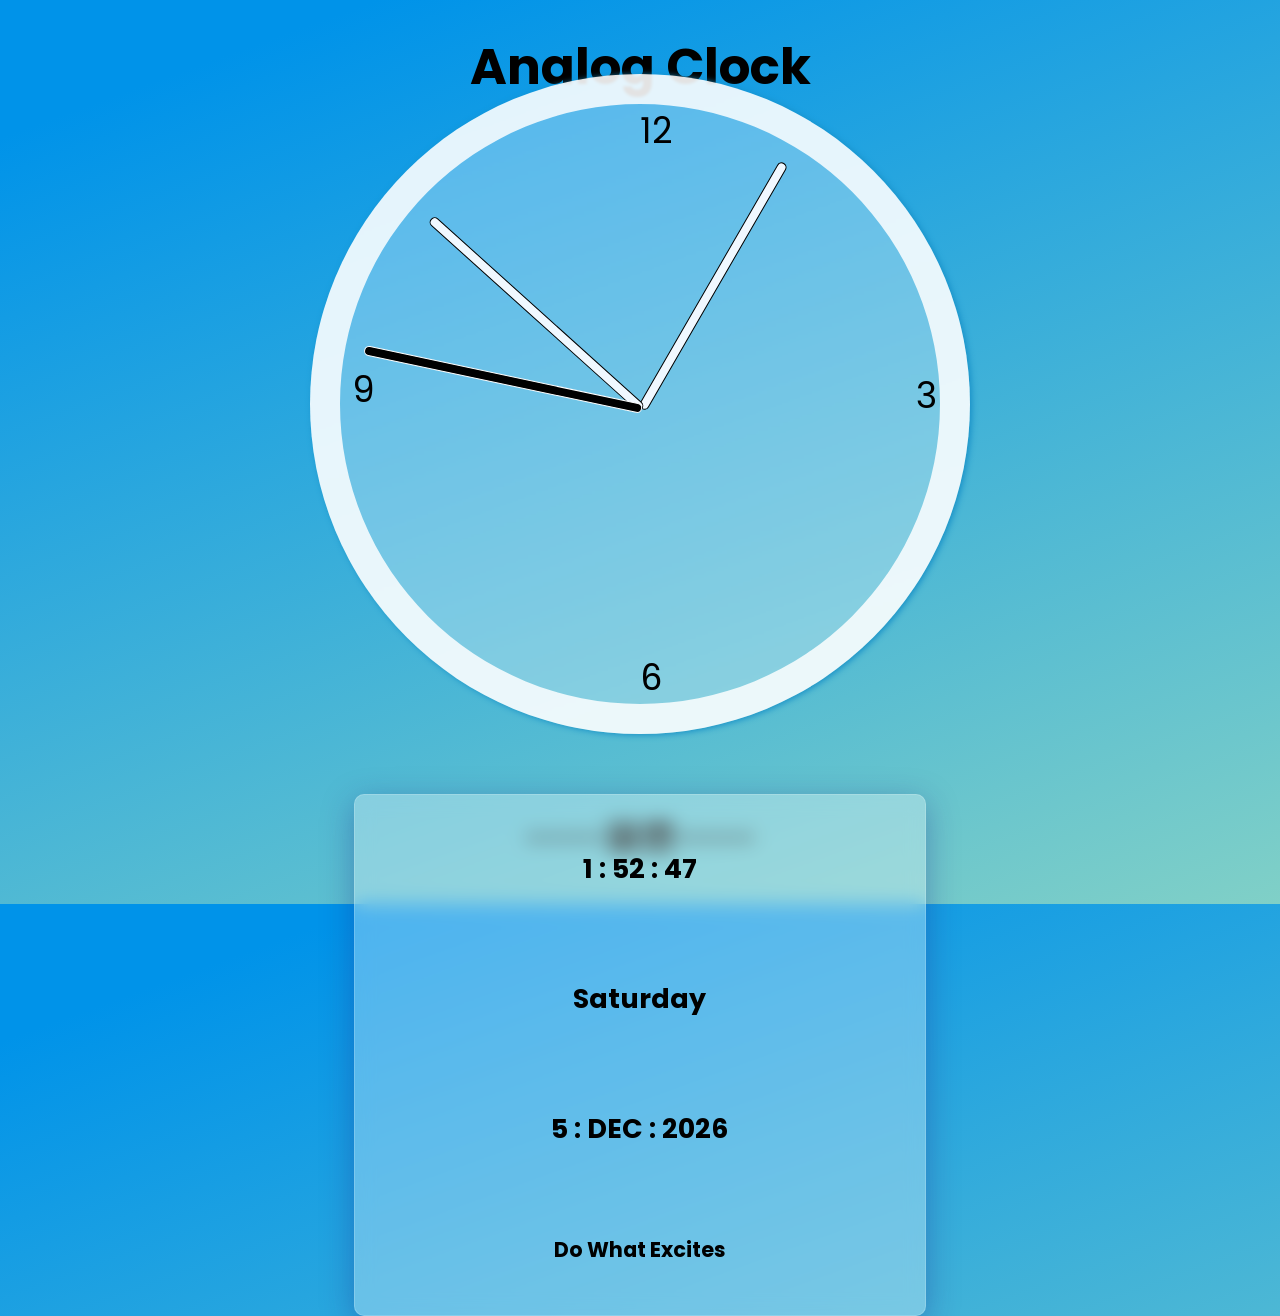
<file: index.html>
<!DOCTYPE html>
<html lang="en">
  <head>
    <meta charset="UTF-8" />
    <meta http-equiv="X-UA-Compatible" content="IE=edge" />
    <meta name="viewport" content="width=device-width, initial-scale=1.0" />
    <link 
      rel="icon" 
      href="https://cdn-icons-png.flaticon.com/512/5102/5102436.png"
    />
    <title>clock app</title>
    <link
      href="https://fonts.googleapis.com/css2?family=Comforter&family=Poppins:wght@300&display=swap"
      rel="stylesheet"
    />
    <link
      rel="stylesheet"
      href=" https://cdnjs.cloudflare.com/ajax/libs/font-awesome/6.0.0/css/all.min.css"
    />
    <link rel="stylesheet" href="style.css" />
    <script src="clock.js" defer></script>
  </head>
  <body>
    <h1
      style="
        text-align: center;
        margin-top: 30px;
        text-transform: capitalize;
        font-size: 50px;
      "
    >
      analog clock
    </h1>
    <main>
      <section class="clock">
        <div class="clock-face">
          <div class="hand hour"></div>
          <div class="hand min"></div>
          <div class="hand second"></div>
          <div class="num">
            <span>12</span>
            <span>3</span>
            <span>6</span>
            <span>9</span>
          </div>
        </div>
      </section>
      <section class="element">
        <h1 class="time"></h1>
        <h2 class="day"></h2>
        <h2 class="date"></h2>
        <h1 class="vibeNotes">do what excites</h1>
      </section>
    </main>
    <h1 class="footer">
      ----
      <a href="https://github.com/shrix1" target="_blank"
        ><i class="fa-brands fa-github-square fa-1x"></i
      ></a>
      <a
        href="https://www.linkedin.com/in/shriprasanna-b-62aab1208/"
        target="_blank"
        ><i class="fa-brands fa-linkedin fa-1x"></i
      ></a>
      ----
    </h1>
  </body>
</html>
</file>
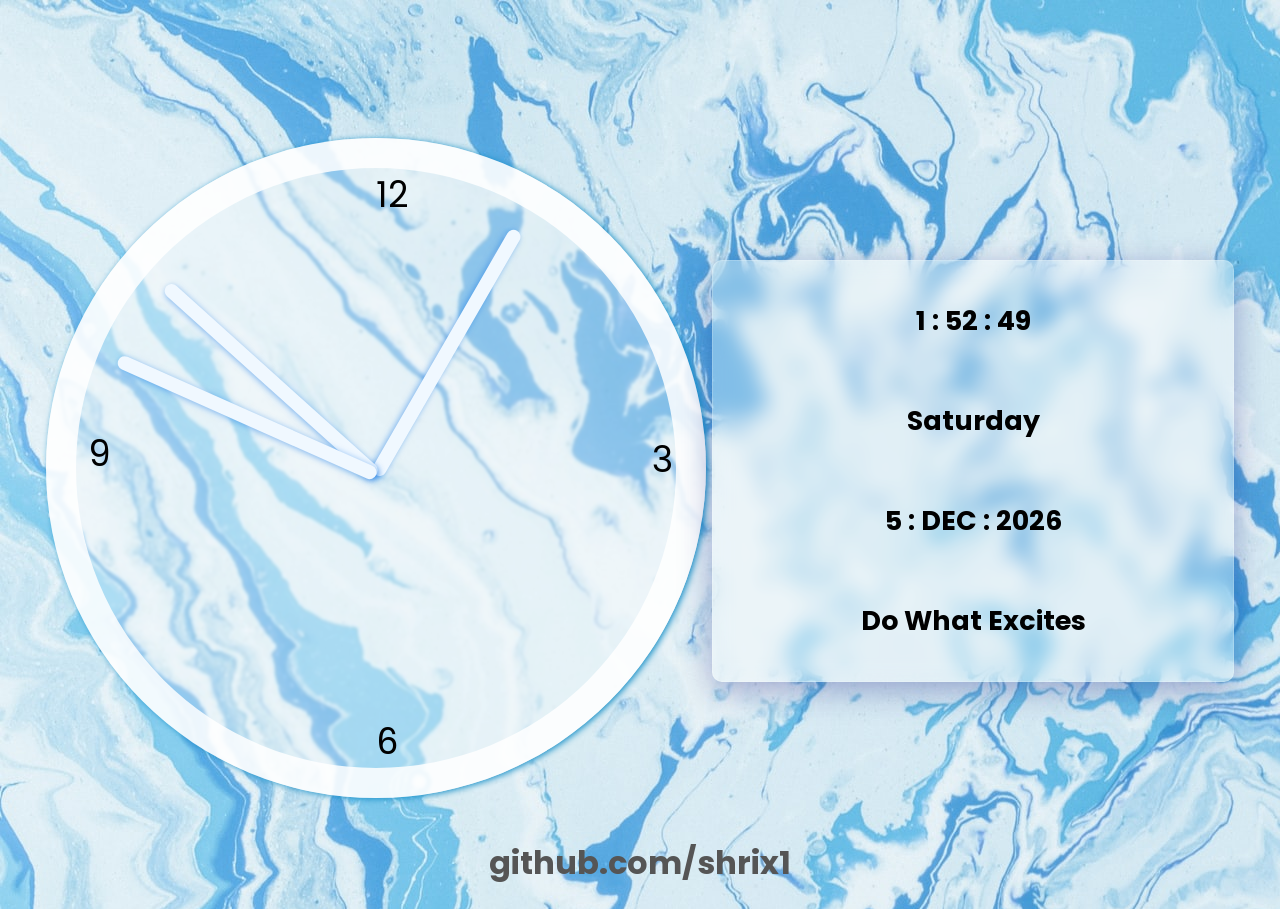
<file: clock/index.html>
<!DOCTYPE html>
<html lang="en">
  <head>
    <meta charset="UTF-8" />
    <meta http-equiv="X-UA-Compatible" content="IE=edge" />
    <meta name="viewport" content="width=device-width, initial-scale=1.0" />
    <title>clock app</title>
    <link
      href="https://fonts.googleapis.com/css2?family=Comforter&family=Poppins:wght@300&display=swap"
      rel="stylesheet"
    />
    <link rel="stylesheet" href="style.css" />
    <script src="clock.js" defer></script>
  </head>
  <body>
    <main>
      <section class="clock">
        <div class="clock-face">
          <div class="hand hour"></div>
          <div class="hand min"></div>
          <div class="hand second"></div>
          <div class="num">
            <span>12</span>
            <span>3</span>
            <span>6</span>
            <span>9</span>
          </div>
        </div>
      </section>
      <section class="element">
        <h1 class="time"></h1>
        <h2 class="day"></h2>
        <h2 class="date"></h2>
        <h1 class="vibeNotes">do what excites</h1>
      </section>
    </main>

    <h1 class="footer">
      <a href="https://github.com/shrix1">github.com/shrix1</a>
    </h1>
  </body>
</html>
</file>
<file: style.css>
html {
  margin: 0;
  padding: 0;
  background-image: linear-gradient(160deg, #0093e9 10%, #80d0c7 100%);
  box-sizing: border-box;
  font-family: "Poppins", sans-serif;
}
main {
  display: flex;
  justify-content: space-evenly;
  align-items: center;
  width: 95%;
  height: 90vh;
  margin: auto;
  flex-wrap: wrap;
  margin-top: -120px;
}
.clock {
  width: 600px;
  height: 600px;
  border-radius: 500px;
  background: rgba(255, 255, 255, 0.3);
  box-shadow: 0 8px 32px 0 rgba(31, 38, 135, 0.37);
  backdrop-filter: blur(1.5px);
  -webkit-backdrop-filter: blur(9.5px);
  border: 30px solid rgba(255, 255, 255, 0.842);
  box-shadow: 2px 1px 6px rgb(22, 143, 199);
  transform: translateY(55px);
}
.clock-face {
  position: relative;
  width: 100%;
  height: 100%;
}
section .second {
  background-color: black;
  border: 0.5px solid rgb(255, 255, 255);
}
.hand {
  width: 47%;
  background-color: aliceblue;
  border: 0.5px solid rgb(0, 0, 0);
  height: 8px;
  border-radius: 10px;
  position: absolute;
  top: 50%;
  left: 3%;
  transform-origin: 100%;
  transform: rotate(90deg);
}
.element {
  width: 550px;
  height: 500px;
  display: flex;
  align-items: center;
  justify-content: space-around;
  flex-direction: column;
  background: rgba(255, 255, 255, 0.3);
  box-shadow: 0 8px 32px 0 rgba(31, 38, 135, 0.37);
  backdrop-filter: blur(9.5px);
  -webkit-backdrop-filter: blur(9.5px);
  border-radius: 10px;
  border: 1px solid rgba(255, 255, 255, 0.18);
  text-transform: capitalize;
  font-size: large;
  padding: 10px;
  margin-top: 115px;
  text-align: center;
}
.num span {
  position: absolute;
  font-size: 35px;
}
span:nth-child(1) {
  left: 50%;
}
span:nth-child(2) {
  left: 96%;
  bottom: 47%;
}
span:nth-child(3) {
  bottom: 0%;
  left: 50%;
}
span:nth-child(4) {
  bottom: 48%;
  left: 2%;
}
.footer {
  text-align: center;
  margin-top: -15px;
  margin-bottom: 42px;
}
.footer a {
  text-decoration: none;
  color: rgb(85, 85, 85);
}
i {
  color: rgb(0, 0, 0);
}i:hover {
  color: rgb(33, 114, 235);
}
.vibeNotes{
  font-size: 1.3rem;
}
</file>
<file: clock/style.css>
html {
  margin: 0;
  padding: 0;
  /* background: linear-gradient(
    90deg,
    rgba(25, 127, 241, 1) 0%,
    rgba(204, 167, 217, 1) 100%
  ); */
  background-image: url(./painted.jpg);
  box-sizing: border-box;
  font-family: "Poppins", sans-serif;
}
main {
  display: flex;
  justify-content: space-evenly;
  align-items: center;
  width: 95%;
  height: 90vh;
  margin: auto;
  flex-wrap: wrap;
}
.clock {
  width: 600px;
  height: 600px;
  border-radius: 500px;
  background: rgba(255, 255, 255, 0.3);
  box-shadow: 0 8px 32px 0 rgba(31, 38, 135, 0.37);
  backdrop-filter: blur(1.5px);
  -webkit-backdrop-filter: blur(9.5px);
  border: 30px solid rgba(255, 255, 255, 0.842);
  box-shadow: 2px 1px 6px rgb(22, 143, 199);
  transform: translateY(55px);
}
.clock-face {
  position: relative;
  width: 100%;
  height: 100%;
}
.hand {
  width: 47%;
  background-color: aliceblue;
  /* border: 1px solid rgb(89, 152, 235); */
  height: 14px;
  box-shadow: 2px 1px 6px rgba(14, 114, 228, 0.527);
  border-radius: 10px;
  position: absolute;
  top: 50%;
  left: 3%;
  transform-origin: 100%;
  transform: rotate(90deg);
}
.element {
  width: 500px;
  height: 400px;
  display: flex;
  align-items: center;
  justify-content: space-around;
  flex-direction: column;
  background: rgba(255, 255, 255, 0.3);
  box-shadow: 0 8px 32px 0 rgba(31, 38, 135, 0.37);
  backdrop-filter: blur(9.5px);
  -webkit-backdrop-filter: blur(9.5px);
  border-radius: 10px;
  border: 1px solid rgba(255, 255, 255, 0.18);
  text-transform: capitalize;
  font-size: large;
  padding: 10px;
  margin-top: 115px;
  text-align: center;
}
.num span {
  position: absolute;
  font-size: 35px;
}
span:nth-child(1) {
  left: 50%;
}
span:nth-child(2) {
  left: 96%;
  bottom: 47%;
}
span:nth-child(3) {
  bottom: 0%;
  left: 50%;
}
span:nth-child(4) {
  bottom: 48%;
  left: 2%;
}
.footer {
  text-align: center;
}
.footer a {
  text-decoration: none;
  color: rgb(85, 85, 85);
}
</file>
